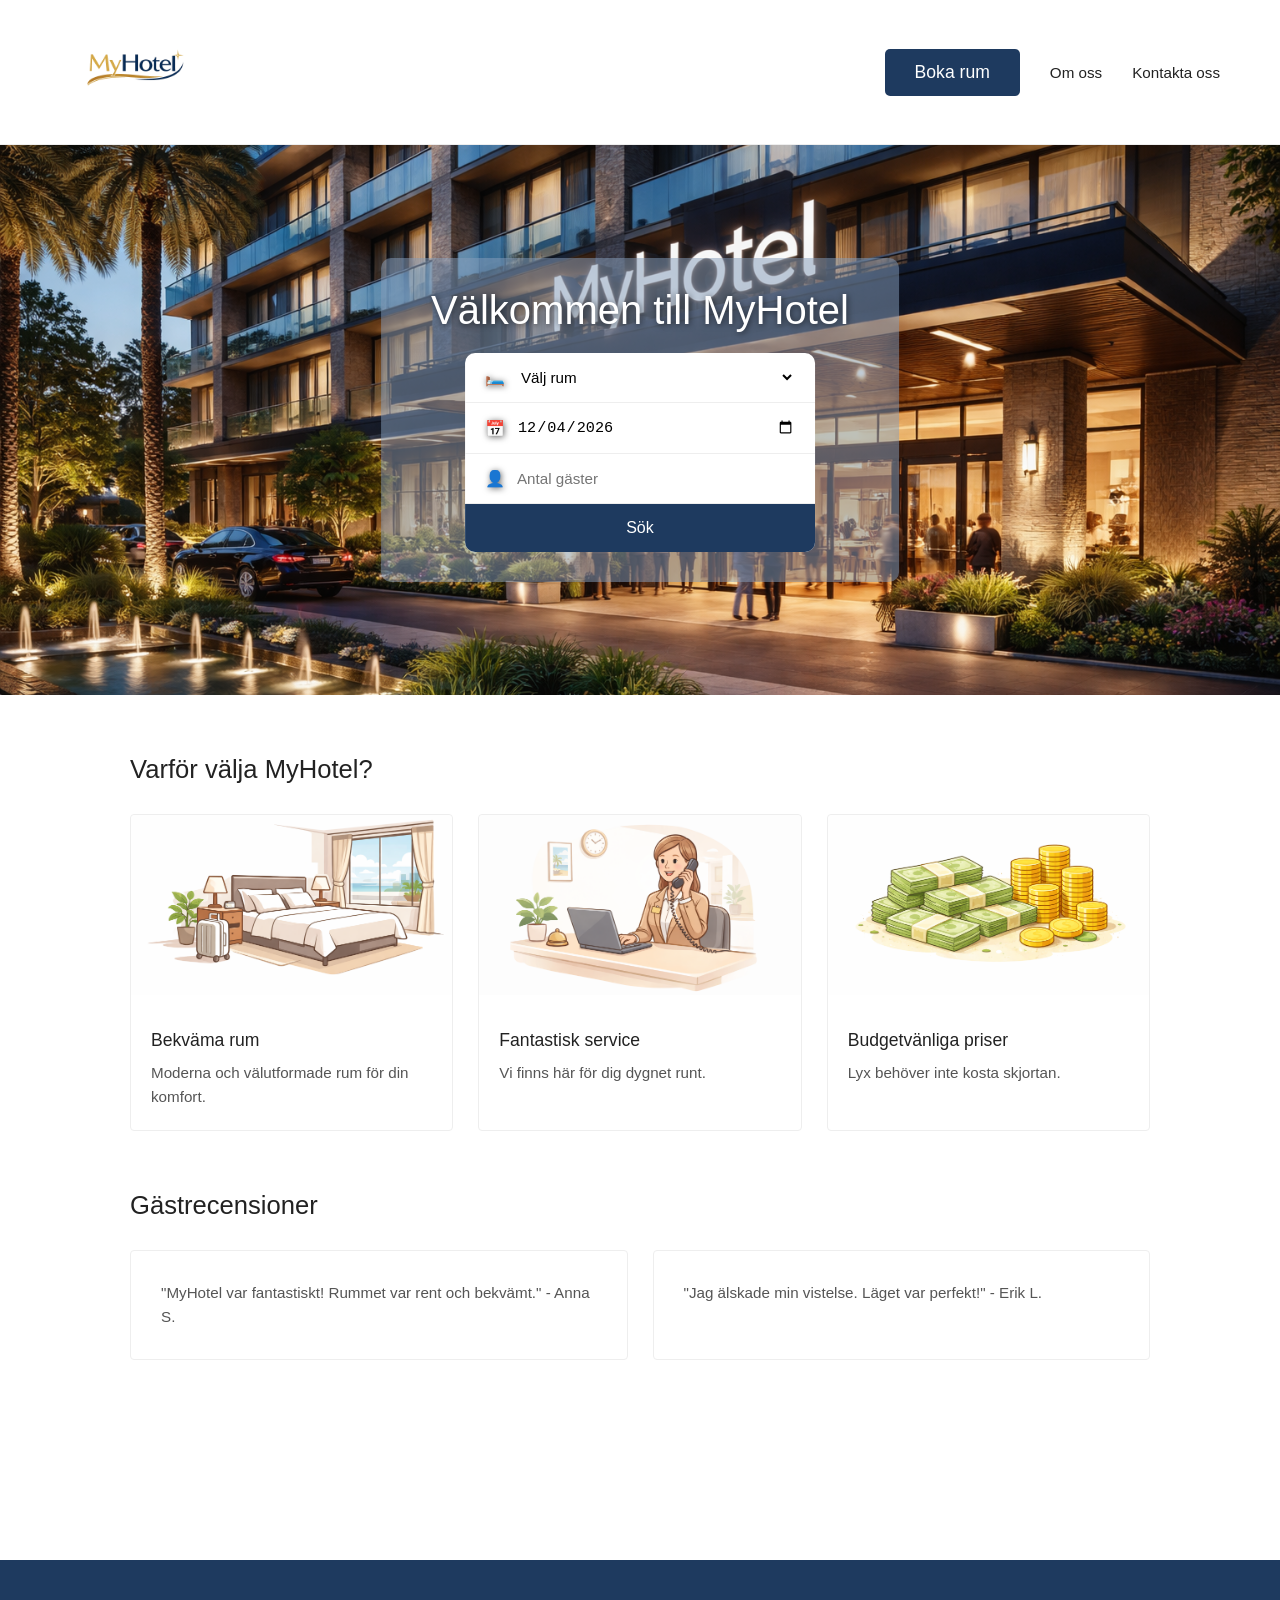
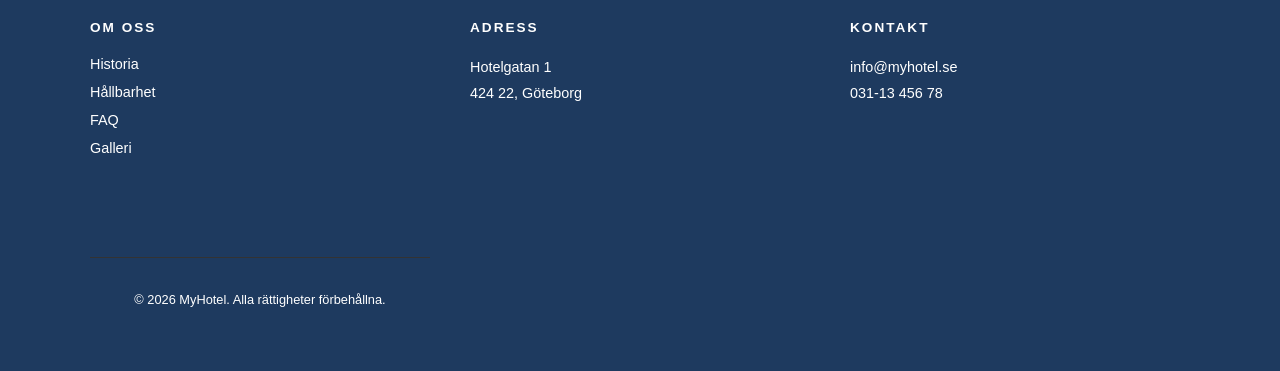
<file: index.html>
<!DOCTYPE html>
<html lang="sv">
<head>
    <meta charset="UTF-8">
    <meta name="viewport" content="width=device-width, initial-scale=1.0">
    <title>MyHotel</title>
    <link rel="stylesheet" href="styles.css">
</head>
<body>

  <header>
    <a href="index.html">
        <img src="img/logo.png" alt="MyHotel logga">
    </a>  
    <nav>
      <a href="booking.html" class="btn-nav">Boka rum</a>
      <a href="about.html">Om oss</a>
      <a href="contact.html">Kontakta oss</a>
    </nav>
  </header>

  <section class="hero">
    <img src="img/hotel.png" alt="MyHotel">
    <div class="hero-text">
      <h1>Välkommen till MyHotel</h1>
      <form action="booking.html">
        <div class="search-bar">
          <div class="search-field">
            <span>🛏️</span>
            <select name="room">
              <option value="">Välj rum</option>
              <option value="standard">Standard</option>
              <option value="deluxe">Deluxe</option>
            </select>
          </div>
          <div class="search-field">
            <span>📅</span>
            <input type="date">
          </div>
          <div class="search-field">
            <span>👤</span>
            <input type="number" placeholder="Antal gäster" name="guests" min="1" max="10">
          </div>
          <button type="submit">Sök</button>
        </div>
      </form>
    </div>
  </section>

  <main>
    <section class="cards">
      <h2>Varför välja MyHotel?</h2>
      <div class="card-grid">
        <div class="card">
          <img src="img/rooms.png" alt="Bekväma rum">
          <h3>Bekväma rum</h3>
          <p>Moderna och välutformade rum för din komfort.</p>
        </div>
        <div class="card">
          <img src="img/service.png" alt="Fantastisk service">
          <h3>Fantastisk service</h3>
          <p>Vi finns här för dig dygnet runt.</p>
        </div>
        <div class="card">
          <img src="img/budget.png" alt="Budgetvänliga priser">
          <h3>Budgetvänliga priser</h3>
          <p>Lyx behöver inte kosta skjortan.</p>
        </div>
      </div>
    </section>

    <section class="reviews">
      <h2>Gästrecensioner</h2>
      <div class="card-grid">
        <div class="card">
          <p>"MyHotel var fantastiskt! Rummet var rent och bekvämt." - Anna S.</p>
        </div>
        <div class="card">
          <p>"Jag älskade min vistelse. Läget var perfekt!" - Erik L.</p>
        </div>
      </div>
    </section>
    
  </main>

  <footer>
  <div class="footer-grid">
    <div class="footer-col">
        
      <h4>Om oss</h4>
      <ul>
        <li><a href="#">Historia</a></li>
        <li><a href="#">Hållbarhet</a></li>
        <li><a href="#">FAQ</a></li>
        <li><a href="#">Galleri</a></li>
      </ul>
    </div>
    <div class="footer-col">
      <h4>Adress</h4>
      <p>Hotelgatan 1</p>
      <p>424 22, Göteborg</p>
    </div>
    <div class="footer-col">
      <h4>Kontakt</h4>
      <p>info@myhotel.se<br>031-13 456 78</p>
    </div>
  <p class="footer-bottom">&copy; 2026 MyHotel. Alla rättigheter förbehållna.</p>
</footer>
<script src="app.js"></script>
</body>
</html>
</file>
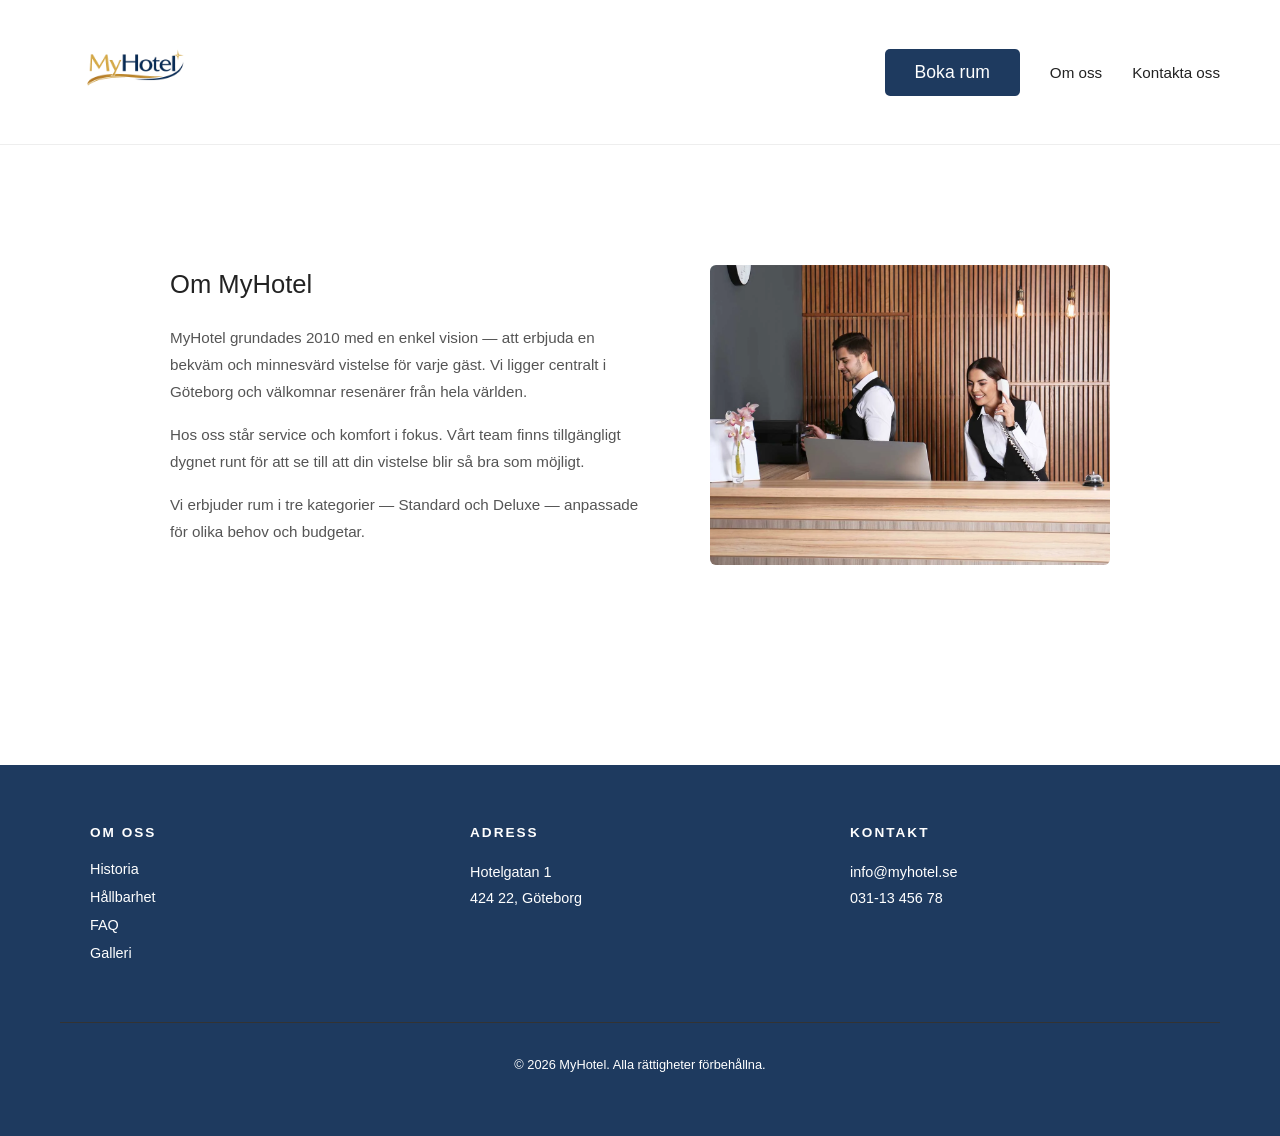
<file: about.html>
<!DOCTYPE html>
<html lang="sv">
<head>
    <meta charset="UTF-8">
    <meta name="viewport" content="width=device-width, initial-scale=1.0">
    <title>Om oss - MyHotel</title>
    <link rel="stylesheet" href="styles.css">
</head>
<body>

  <header>
    <a href="index.html">
        <img src="img/logo.png" alt="MyHotel logga">
    </a>  
    <nav>
      <a href="booking.html" class="btn-nav">Boka rum</a>
      <a href="about.html">Om oss</a>
      <a href="contact.html">Kontakta oss</a>
    </nav>
  </header>

  <main>
    <section class="about">
        <div class="about-content">
            <div class="about-text">
                <h2>Om MyHotel</h2>
                <p>MyHotel grundades 2010 med en enkel vision — att erbjuda en bekväm och minnesvärd vistelse för varje gäst. Vi ligger centralt i Göteborg och välkomnar resenärer från hela världen.</p>
                <p>Hos oss står service och komfort i fokus. Vårt team finns tillgängligt dygnet runt för att se till att din vistelse blir så bra som möjligt.</p>
                <p>Vi erbjuder rum i tre kategorier — Standard och Deluxe — anpassade för olika behov och budgetar.</p>
            </div>
            <img src="img/reception.png" alt="MyHotel">
        </div>
    </section>
  </main>

  <footer>
    <div class="footer-grid">
      <div class="footer-col">
        <h4>Om oss</h4>
        <ul>
          <li><a href="#">Historia</a></li>
          <li><a href="#">Hållbarhet</a></li>
          <li><a href="#">FAQ</a></li>
          <li><a href="#">Galleri</a></li>
        </ul>
      </div>
      <div class="footer-col">
        <h4>Adress</h4>
        <p>Hotelgatan 1</p>
        <p>424 22, Göteborg</p>
      </div>
      <div class="footer-col">
        <h4>Kontakt</h4>
        <p>info@myhotel.se<br>031-13 456 78</p>
      </div>
    </div>
    <p class="footer-bottom">&copy; 2026 MyHotel. Alla rättigheter förbehållna.</p>
  </footer>

</body>
</html>
</file>
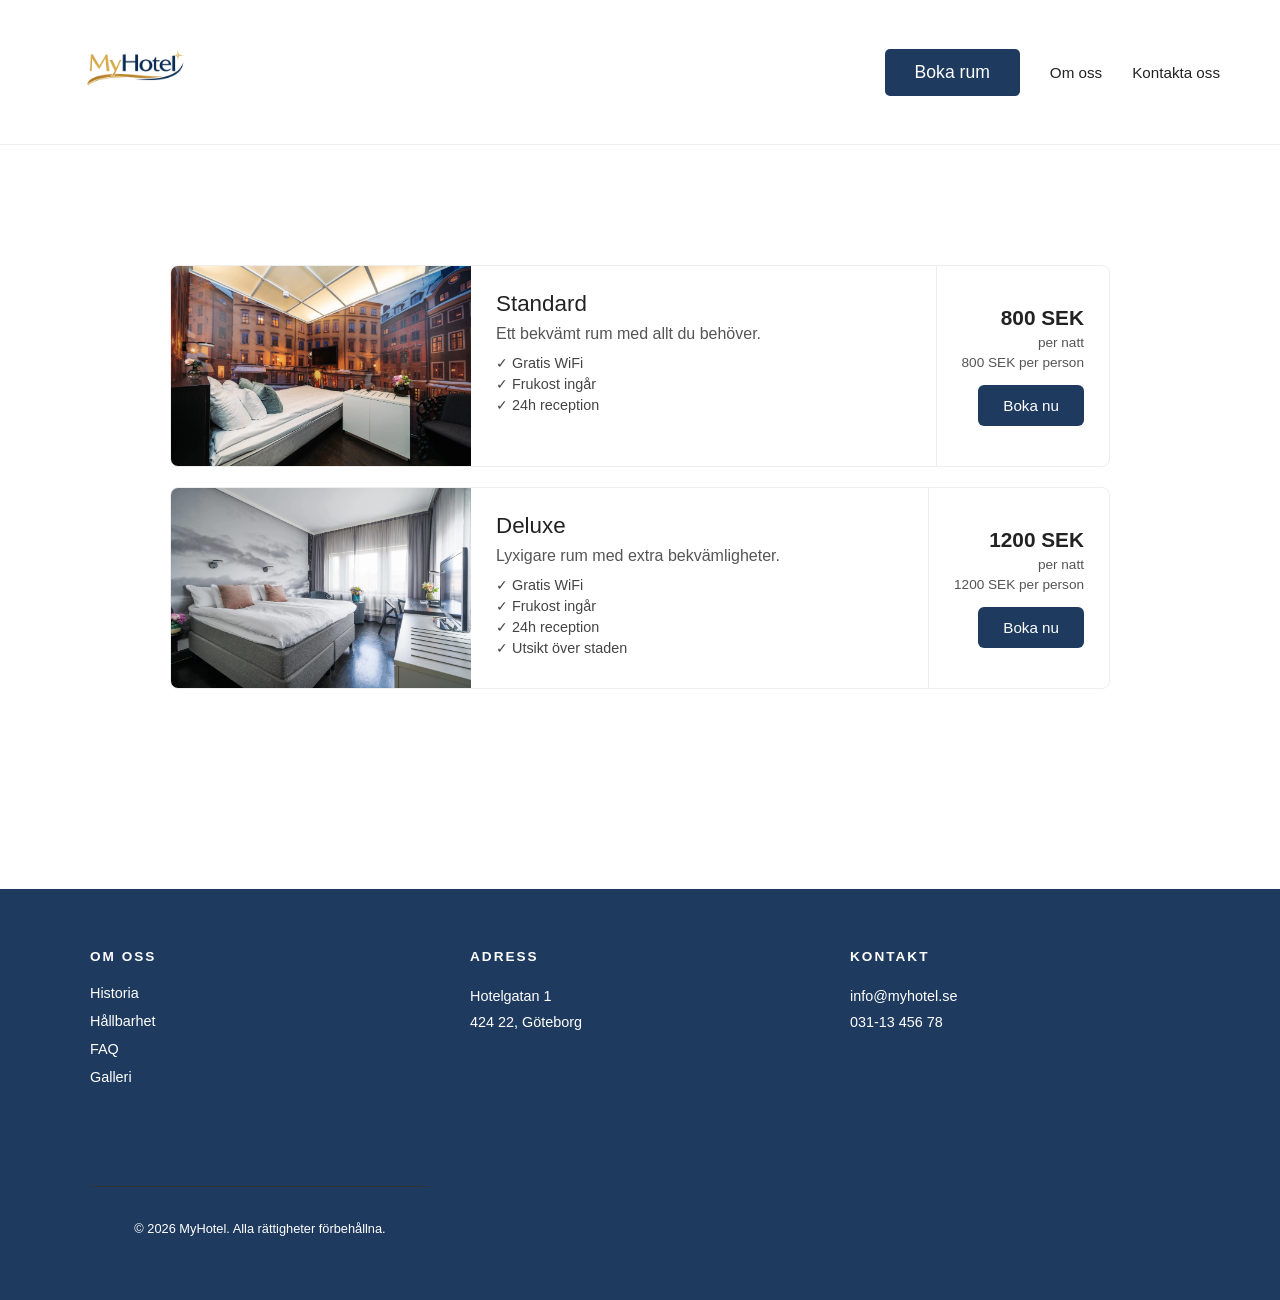
<file: booking.html>
<!DOCTYPE html>
<html lang="sv">
<head>
    <meta charset="UTF-8">
    <meta name="viewport" content="width=device-width, initial-scale=1.0">
    <title>MyHotel</title>
    <link rel="stylesheet" href="styles.css">
</head>
<body>

  <header>
    <a href="index.html">
        <img src="img/logo.png" alt="MyHotel logga">
    </a>  
    <nav>
      <a href="booking.html" class="btn-nav">Boka rum</a>
      <a href="about.html">Om oss</a>
      <a href="contact.html">Kontakta oss</a>
    </nav>
  </header>

 <main>
    <section class="rooms">
      <div class="room-card" data-room="standard" data-price="800">
        <img src="img/standard.jpg" alt="Standard rum">
        <div class="room-info">
          <h3>Standard</h3>
          <p>Ett bekvämt rum med allt du behöver.</p>
          <ul>
            <li>✓ Gratis WiFi</li>
            <li>✓ Frukost ingår</li>
            <li>✓ 24h reception</li>
          </ul>
        </div>
        <div class="room-price">
          <p><strong>800 SEK</strong></p>
          <p>per natt</p>
          <p class="per-person">per person</p>
          <button class="btn-book">Boka nu</button>
        </div>
      </div>

      <div class="room-card" data-room="deluxe" data-price="1200">
        <img src="img/deluxe.jpg" alt="Deluxe rum">
        <div class="room-info">
          <h3>Deluxe</h3>
          <p>Lyxigare rum med extra bekvämligheter.</p>
          <ul>
            <li>✓ Gratis WiFi</li>
            <li>✓ Frukost ingår</li>
            <li>✓ 24h reception</li>
            <li>✓ Utsikt över staden</li>
          </ul>
        </div>
        <div class="room-price">
          <p><strong>1200 SEK</strong></p>
          <p>per natt</p>
          <p class="per-person">per person</p>
          <button class="btn-book">Boka nu</button>
        </div>
      </div>
    </section>
    <div id="confirmation-box" style="display:none;">
      <p id="confirmation">Bokningen är bekräftad.</p>
      <p>Du kommer att få en bekräftelse via e-post.</p>
      <p>Vi ser fram emot att välkomna dig till MyHotel!</p><br>
      <a href="index.html"><button id="back-btn">Tillbaka till startsidan</button></a>
    </div>
  </main>
  <footer>
  <div class="footer-grid">
    <div class="footer-col">
      <h4>Om oss</h4>
      <ul>
        <li><a href="#">Historia</a></li>
        <li><a href="#">Hållbarhet</a></li>
        <li><a href="#">FAQ</a></li>
        <li><a href="#">Galleri</a></li>
      </ul>
    </div>
    <div class="footer-col">
      <h4>Adress</h4>
      <p>Hotelgatan 1</p>
      <p>424 22, Göteborg</p>
    </div>
    <div class="footer-col">
      <h4>Kontakt</h4>
      <p>info@myhotel.se<br>031-13 456 78</p>
    </div>
  <p class="footer-bottom">&copy; 2026 MyHotel. Alla rättigheter förbehållna.</p>
</footer>
<script src="app.js"></script>
</body>
</html>
</file>
<file: styles.css>
* {
  margin: 0;
  padding: 0;
  box-sizing: border-box;
}

body {
  font-family: Arial, sans-serif;
  background: #fff;
  color: #222;
}

header {
  display: flex;
  justify-content: space-between;
  align-items: center;
  padding: 20px 60px;
  border-bottom: 1px solid #eee;
}

header img {
  height: 100px;
  width: auto;
}

nav {
  display: flex;
  gap: 30px;
  align-items: center;
}

nav a {
  text-decoration: none;
  color: #222;
  font-size: 0.95rem;
}

nav a:hover {
  text-decoration: underline;
}

nav a.btn-nav {
  background: #1e3a5f;
  color: white;
  padding: 13px 30px;
  border-radius: 5px;
  font-size: 1.1rem;
}

nav a.btn-nav:hover {
  background: #31598d; 
  text-decoration: none;
}

.hero {
  position: relative;
  height: 550px;
  overflow: hidden;
}

.hero img {
  width: 100%;
  height: 100%;
  object-fit: cover;
}

.hero-text {
  position: absolute;
  top: 50%;
  left: 50%;
  transform: translate(-50%, -50%);
  text-align: center;
  color: white;
  text-shadow: 1px 1px 6px rgba(0,0,0,0.6);
  background: rgba(134, 159, 187, 0.514);
  padding: 30px 50px;
  border-radius: 10px;
}

.hero-text h1 {
  font-size: 2.5rem;
  font-weight: 400;
  margin-bottom: 20px;
}

.search-bar {
  display: flex;
  flex-direction: column;
  background: white;
  border-radius: 10px;
  margin-top: 20px;
  overflow: hidden;
  width: 350px;
  margin: 0 auto;
}

.search-field {
  display: flex;
  align-items: center;
  gap: 12px;
  padding: 15px 20px;
  border-bottom: 1px solid #eee;
}

.search-field input {
  border: none;
  outline: none;
  font-size: 0.95rem;
  width: 100%;
}

.search-bar button {
  background: #1e3a5f;
  color: white;
  border: none;
  padding: 15px;
  font-size: 1rem;
  cursor: pointer;
}

.search-bar button:hover {
  background: #31598d;
}
.search-field select {
  border: none;
  outline: none;
  font-size: 0.95rem;
  width: 100%;
  background: white;
  cursor: pointer;
}

.btn {
  display: inline-block;
  padding: 14px 35px;
  background: #1e3a5f;
  color: white;
  text-decoration: none;
  font-size: 1.1rem;
}

.btn:hover {
  background: #31598d;
}

main {
  max-width: 1100px;
  margin: 0 auto;
  padding: 60px 40px;
}

main h2 {
  font-size: 1.6rem;
  font-weight: 400;
  margin-bottom: 30px;
}

.card-grid {
  display: grid;
  grid-template-columns: repeat(3, 1fr);
  gap: 25px;
  margin-bottom: 60px;
}

.reviews .card-grid {
  grid-template-columns: repeat(2, 1fr);
}

.card {
  border: 1px solid #eee;
  border-radius: 4px;
  overflow: hidden;
  padding: 0;
}

.card img {
  width: 100%;
  height: 180px;
  object-fit: cover;
  display: block;
}

.card h3 {
  font-size: 1.1rem;
  font-weight: 500;
  margin-bottom: 10px;
  padding: 20px 20px 0;
}

.card p {
  font-size: 0.95rem;
  color: #555;
  line-height: 1.6;
  padding: 0 20px 20px;
}

.card img {
  width: 100%;
  height: 180px;
  object-fit: cover;
  border-radius: 4px 4px 0 0;
  margin-bottom: 15px;
}

.reviews .card {
  padding: 30px;
}

.reviews .card p {
  padding: 0;
}

.rooms {
  max-width: 1100px;
  margin: 60px auto;
  padding: 0 40px;
  display: flex;
  flex-direction: column;
  gap: 20px;
}

.room-card {
  display: flex;
  border: 1px solid #eee;
  border-radius: 8px;
  overflow: hidden;
}

.room-card img {
  width: 300px;
  height: 200px;
  object-fit: cover;
}

.room-info {
  flex: 1;
  padding: 25px;
}

.room-info h3 {
  font-size: 1.4rem;
  font-weight: 500;
  margin-bottom: 8px;
}

.room-info p {
  color: #555;
  margin-bottom: 12px;
}

.room-info ul {
  list-style: none;
  display: flex;
  flex-direction: column;
  gap: 5px;
  color: #444;
  font-size: 0.9rem;
}

.room-price {
  display: flex;
  flex-direction: column;
  align-items: flex-end;
  justify-content: center;
  padding: 25px;
  border-left: 1px solid #eee;
  min-width: 160px;
  gap: 5px;
}

.room-price p {
  font-size: 0.85rem;
  color: #555;
}

.room-price strong {
  font-size: 1.3rem;
  color: #222;
}

.btn-book {
  background: #1e3a5f;
  color: white;
  border: none;
  padding: 12px 25px;
  border-radius: 6px;
  font-size: 0.95rem;
  cursor: pointer;
  margin-top: 10px;
}

.btn-book:hover {
  background: #31598d;
}

footer {
  background: #1e3a5f;
  color: #ffffff;
  padding: 60px;
  margin-top: 80px;
}

.footer-grid {
  display: grid;
  grid-template-columns: repeat(3, 1fr);
  gap: 40px;
  max-width: 1100px;
  margin: 0 auto;
}

footer h4 {
  color: white;
  font-size: 0.85rem;
  letter-spacing: 2px;
  text-transform: uppercase;
  margin-bottom: 20px;
}

footer ul {
  list-style: none;
}

footer ul li {
  margin-bottom: 10px;
}

footer a {
  color: white;
  text-decoration: none;
  font-size: 0.9rem;
}

footer a:hover {
  color: #ccc;
}

footer p {
  font-size: 0.9rem;
  line-height: 1.8;
}

.footer-bottom {
  text-align: center;
  margin-top: 50px;
  padding-top: 30px;
  border-top: 1px solid #333333;
  font-size: 0.8rem;
  color: #ffffff;
}

.about {
  max-width: 1400px;
  margin: 60px auto;
  padding: 0 40px;
}

.about h2 {
  font-size: 1.6rem;
  font-weight: 400;
  margin-bottom: 25px;
}

.about p {
  font-size: 0.95rem;
  color: #555;
  line-height: 1.8;
  margin-bottom: 15px;
}

.about-content {
  display: flex;
  gap: 60px;
  align-items: center;
}

.about-text {
  flex: 1;
}

.about img {
  width: 400px;
  height: 300px;
  object-fit: cover;
  border-radius: 6px;
}

.contact {
  max-width: 600px;
  margin: 60px auto;
  padding: 0 40px;
}

.contact h2 {
  font-size: 1.6rem;
  font-weight: 400;
  margin-bottom: 25px;
}

.form-field {
  display: flex;
  flex-direction: column;
  margin-bottom: 20px;
}

.form-field label {
  font-size: 0.9rem;
  margin-bottom: 6px;
  color: #333;
}

.form-field input,
.form-field textarea {
  border: 1px solid #ddd;
  border-radius: 6px;
  padding: 12px 15px;
  font-size: 0.95rem;
  outline: none;
  font-family: Arial, sans-serif;
}

.form-field input:focus,
.form-field textarea:focus {
  border-color: #1e3a5f;
}

.contact button {
  background: #1e3a5f;
  color: white;
  border: none;
  padding: 14px 35px;
  border-radius: 6px;
  font-size: 1rem;
  cursor: pointer;
}

.contact button:hover {
  background: #31598d;
}

#confirmation {
  text-align: center;
  font-size: 1.5rem;
  color: #1e3a5f;
  margin: 60px auto 20px;
}

#confirmation-box {
  text-align: center;
  margin: 60px auto;
}

#back-btn {
  display: block;
  margin: 0 auto;
  background: #1e3a5f;
  color: white;
  border: none;
  padding: 14px 35px;
  border-radius: 6px;
  font-size: 1rem;
  cursor: pointer;
  text-decoration: none;
}

#back-btn:hover {
  background: #31598d;
}
</file>
